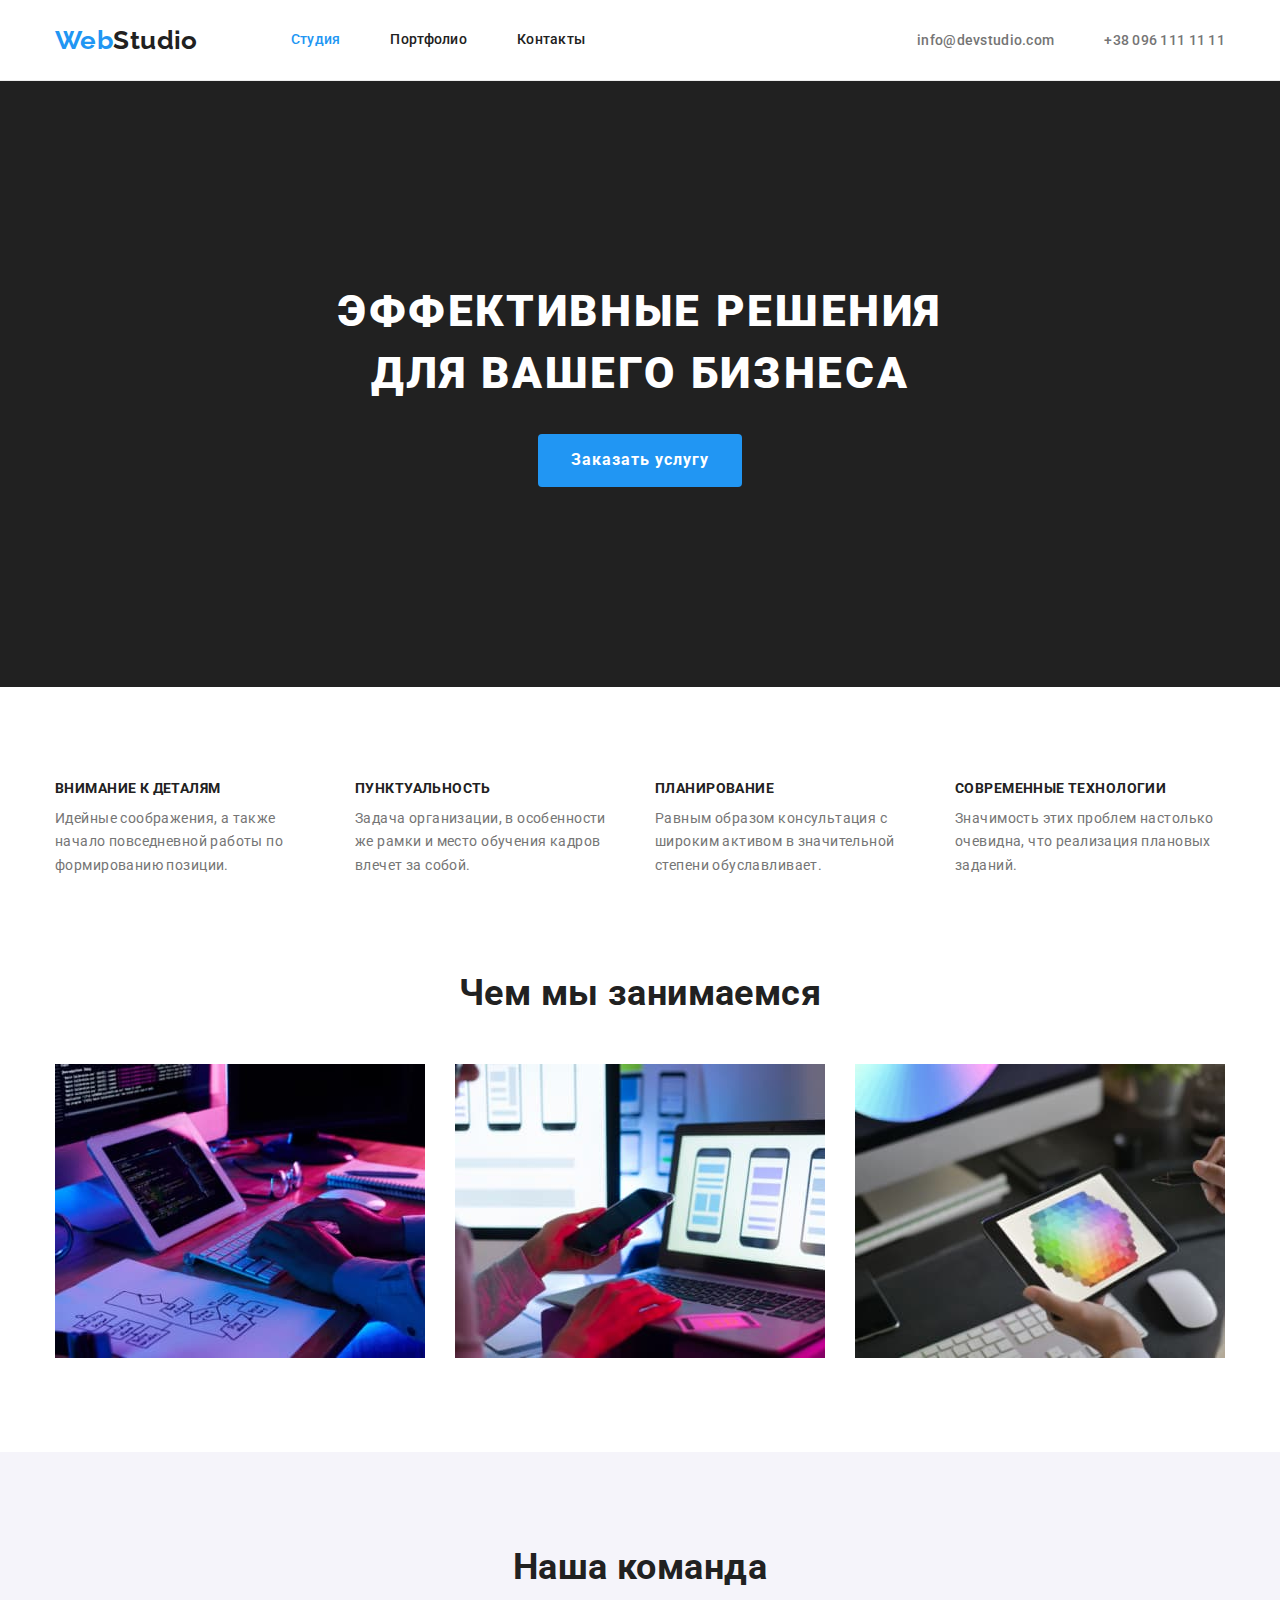
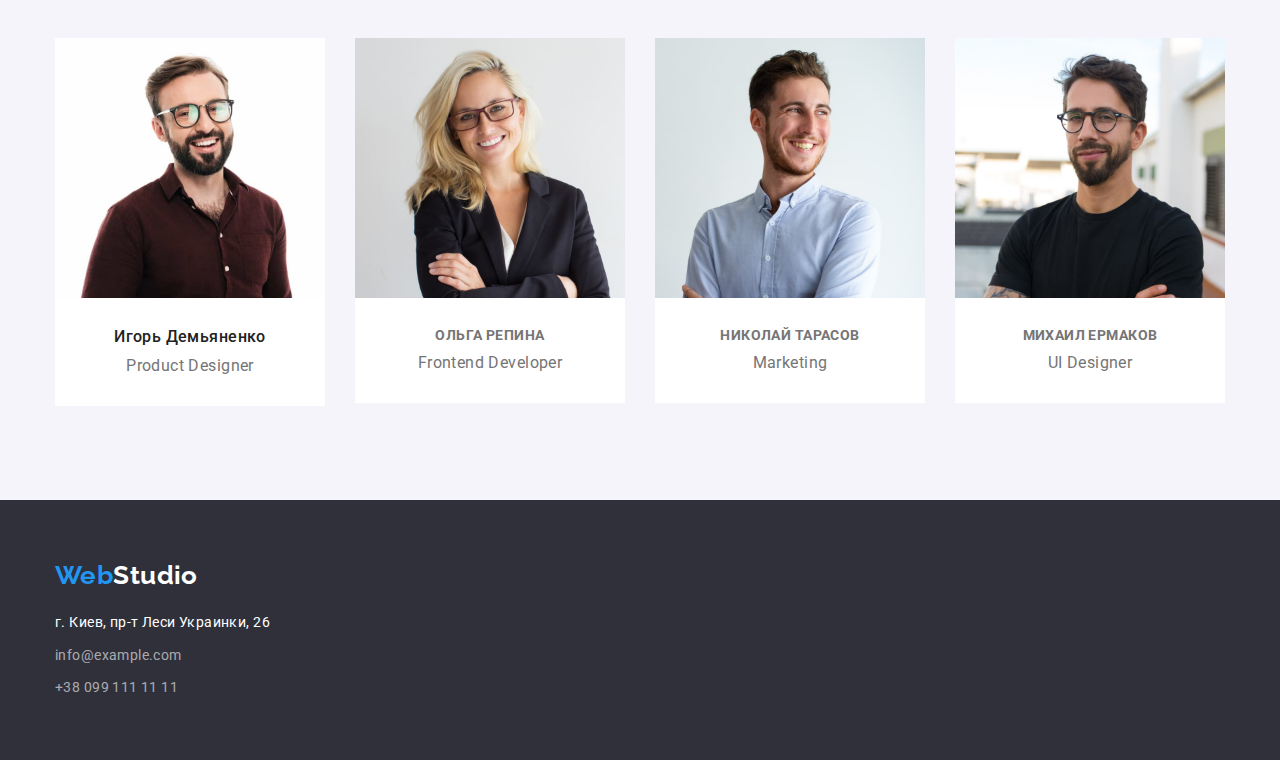
<file: index.html>
<!DOCTYPE html>
<html lang="ru">
  <head>
    <meta charset="UTF-8" />
    <meta http-equiv="X-UA-Compatible" content="IE=edge" />
    <meta name="viewport" content="width=device-width, initial-scale=1.0" />
    <title>WebStudio</title>
    <link
      href="https://fonts.googleapis.com/css2?family=Raleway:wght@700&family=Roboto:wght@400;500;700;900&display=swap"
      rel="stylesheet"
    />
    <link
      rel="stylesheet"
      href="https://cdnjs.cloudflare.com/ajax/libs/modern-normalize/1.1.0/modern-normalize.min.css"
    />
    <link rel="stylesheet" href="./css/styless.css" />
  </head>
  <body>
    <header class="page-header">
      <div class="container main-nav">
        <nav>
          <a href="./index.html" class="logo link">Web<span class="logo-black">Studio</span> </a>
          <ul class="site-nav list">
            <li class="item"><a href="./index.html" class="link current">Студия</a></li>
            <li class="item"><a href="./portfolio.html" class="link">Портфолио</a></li>
            <li class="item"><a href="" class="link">Контакты</a></li>
          </ul>
        </nav>
        <ul class="auth-nav list main-address">
          <li class="item">
            <a href="mailto:https://info@devstudio.com" class="link">info@devstudio.com</a>
          </li>
          <li class="item"><a href="tel:+380961111111" class="link">+38 096 111 11 11</a></li>
        </ul>
      </div>
    </header>
    <main>
      <section class="section-hero">
        <div class="container">
          <h1 class="hero">Эффективные решения для вашего бизнеса</h1>
          <button type="button" class="button prymery">Заказать услугу</button>
        </div>
      </section>
      <section class="section">
        <div class="container">
          <h2 hidden class="section-tittle">Наши преимущества</h2>

          <ul class="feature list">
            <li class="item">
              <h3 class="tittle">Внимание к деталям</h3>
              <p class="text">
                Идейные соображения, а также начало повседневной работы по формированию позиции.
              </p>
            </li>
            <li class="item">
              <h3 class="tittle">Пунктуальность</h3>
              <p class="text">
                Задача организации, в особенности же рамки и место обучения кадров влечет за собой.
              </p>
            </li>
            <li class="item">
              <h3 class="tittle">Планирование</h3>
              <p class="text">
                Равным образом консультация с широким активом в значительной степени обуславливает.
              </p>
            </li>
            <li class="item">
              <h3 class="tittle">Современные технологии</h3>
              <p class="text">
                Значимость этих проблем настолько очевидна, что реализация плановых заданий.
              </p>
            </li>
          </ul>
        </div>
      </section>
      <section class="section">
        <div class="container">
          <h2 class="section-tittle">Чем мы занимаемся</h2>
          <ul class="studio list">
            <li class="items">
              <img src="./images/logo1.jpg" alt="разметка веб-страници" width="370" />
            </li>
            <li class="items"><img src="./images/logo2.jpg" alt="стилизация" width="370" /></li>
            <li class="items"><img src="./images/logo3.jpg" alt="дизайн" width="370" /></li>
          </ul>
        </div>
      </section>
      <section class="section-comand">
        <div class="container">
          <h2 class="section-tittle">Наша команда</h2>

          <ul class="cards list">
            <li class="command">
              <img
                src="./images/prdes.jpg"
                alt="улыбающийся бородатый мужчина в очках"
                width="270"
              />
              <div class="card-contents">
                <h3 class="tittle-command">Игорь Демьяненко</h3>
                <p class="text-studio">Product Designer</p>
              </div>
            </li>
            <li class="command">
              <img src="./images/frdev.jpg" alt="улыбающаяся девушка в очках" width="270" />
              <div class="card-contents">
                <h3 class="tittle">Ольга Репина</h3>
                <p class="text-studio">Frontend Developer</p>
              </div>
            </li>
            <li class="command">
              <img src="./images/marc.jpg" alt="улыбающийся парень" width="270" />
              <div class="card-contents">
                <h3 class="tittle">Николай Тарасов</h3>
                <p class="text-studio">Marketing</p>
              </div>
            </li>
            <li class="command">
              <img src="./images/ui.jpg" alt="улыбающийся парень в очках" width="270" />
              <div class="card-contents">
                <h3 class="tittle">Михаил Ермаков</h3>
                <p class="text-studio">UI Designer</p>
              </div>
            </li>
          </ul>
        </div>
      </section>
    </main>
    <footer class="footer">
      <div class="container">
        <a href="./index.html" class="logo link">Web<span class="logo-white">Studio</span> </a>
        <address>
          <p class="foot">г. Киев, пр-т Леси Украинки, 26</p>

          <ul class="address list">
            <li class="address">
              <a href="mailto:info@example.com" class="address-link">info@example.com</a>
            </li>
            <li class="address">
              <a href="tel:+380961111111" class="address-link">+38 099 111 11 11</a>
            </li>
          </ul>
        </address>
      </div>
    </footer>
  </body>
</html>
</file>
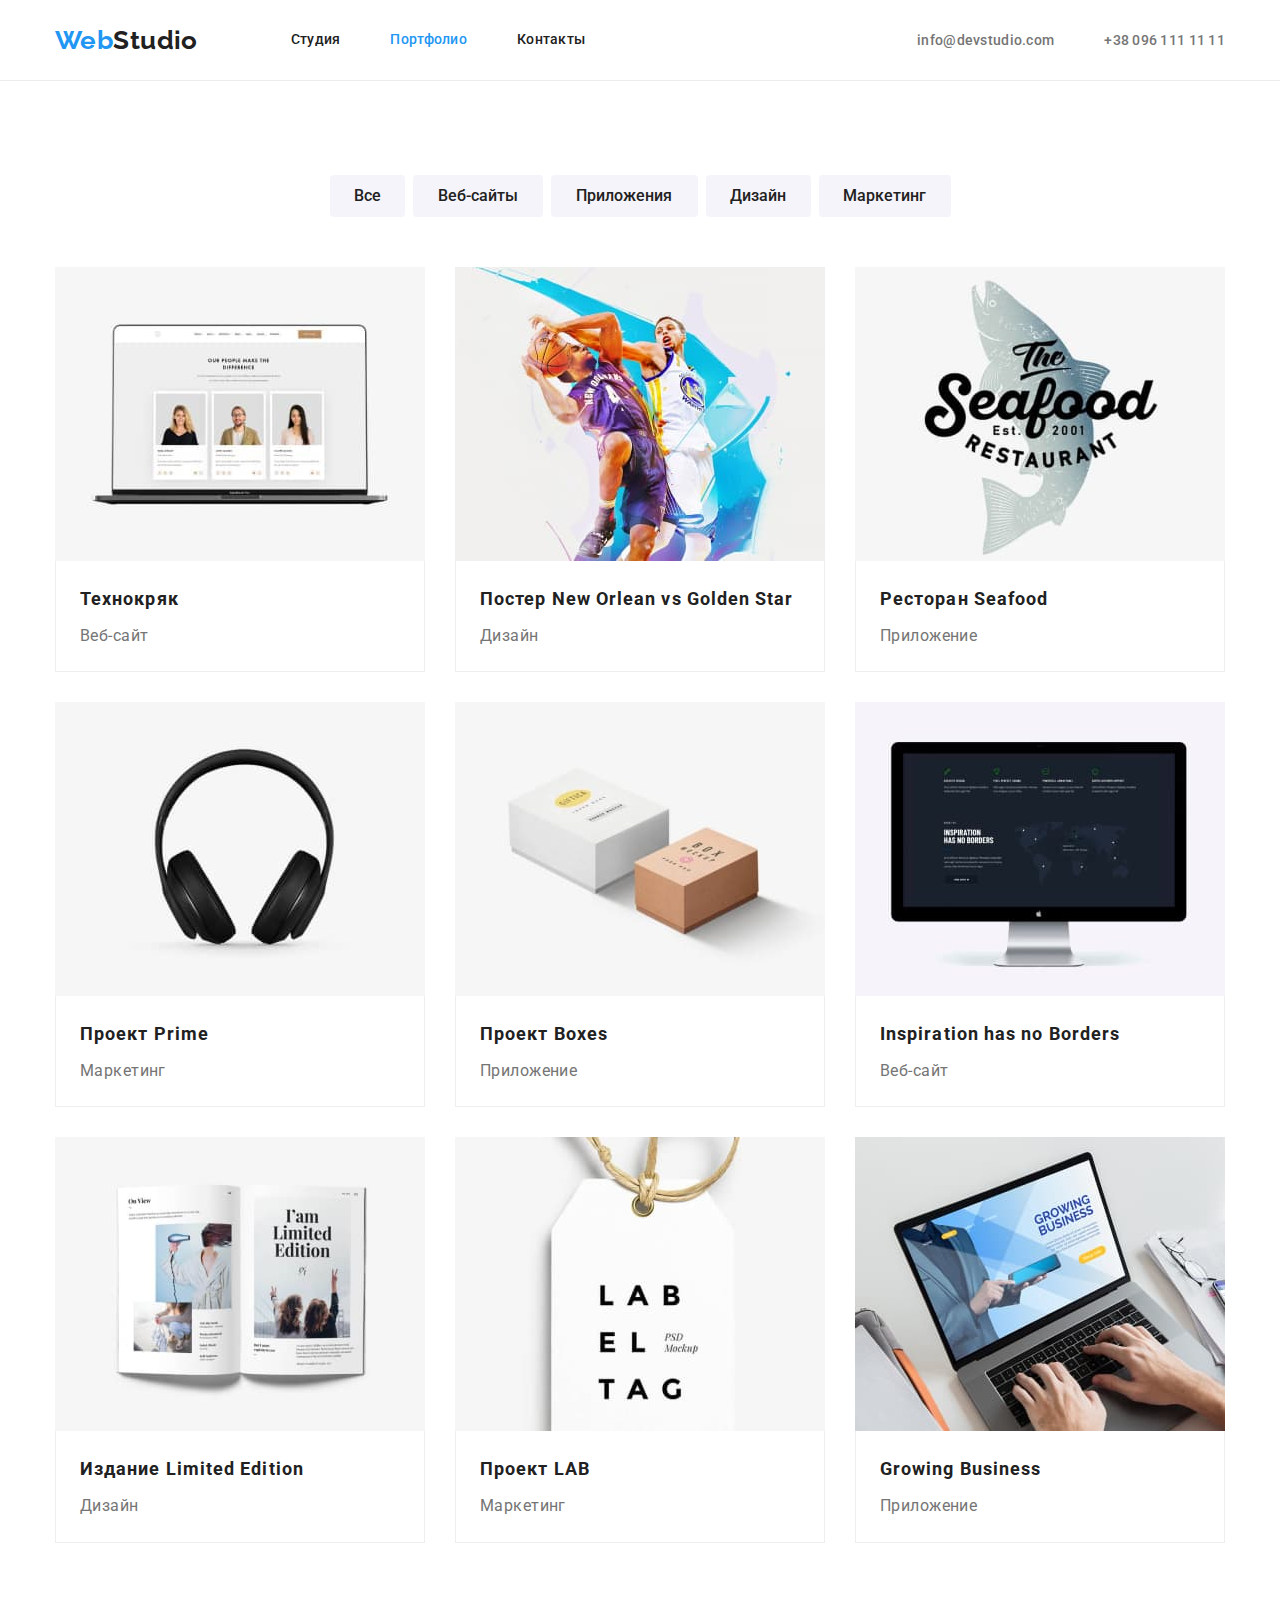
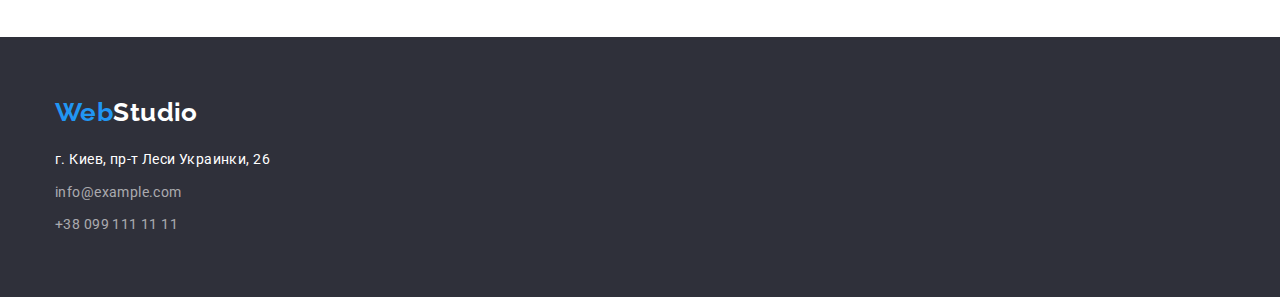
<file: portfolio.html>
<!DOCTYPE html>
<html lang="ru">
  <head>
    <meta charset="UTF-8" />
    <meta http-equiv="X-UA-Compatible" content="IE=edge" />
    <meta name="viewport" content="width=device-width, initial-scale=1.0" />
    <title>Портфолио</title>
    <link
      href="https://fonts.googleapis.com/css2?family=Raleway:wght@700&family=Roboto:wght@400;500;700;900&display=swap"
      rel="stylesheet"
    />
    <link
      rel="stylesheet"
      href="https://cdnjs.cloudflare.com/ajax/libs/modern-normalize/1.1.0/modern-normalize.min.css"
    />
    <link rel="stylesheet" href="./css/styless.css" />
  </head>
  <body>
    <header class="page-header">
      <div class="container main-nav">
        <nav>
          <a href="./index.html" class="logo link">Web<span class="logo-black">Studio</span> </a>
          <ul class="site-nav list">
            <li class="item"><a href="./index.html" class="link">Студия</a></li>
            <li class="item"><a href="./portfolio.html" class="link current">Портфолио</a></li>
            <li class="item"><a href="" class="link">Контакты</a></li>
          </ul>
        </nav>
        <ul class="auth-nav list main-address">
          <li class="item">
            <a href="mailto:https://info@devstudio.com" class="link">info@devstudio.com</a>
          </li>
          <li class="item"><a href="tel:+380961111111" class="link">+38 096 111 11 11</a></li>
        </ul>
      </div>
    </header>
    <main>
      <section class="section-portfolio">
        <div class="container">
          <h1 hidden class="section-tittle">Примеры работ</h1>
          <ul class="portfol list">
            <li class="button"><button type="button" class="button secondary one">Все</button></li>
            <li class="button">
              <button type="button" class="button secondary two">Веб-сайты</button>
            </li>
            <li class="button">
              <button type="button" class="button secondary three">Приложения</button>
            </li>
            <li class="button">
              <button type="button" class="button secondary four">Дизайн</button>
            </li>
            <li class="button">
              <button type="button" class="button secondary five">Маркетинг</button>
            </li>
          </ul>
        

        <ul class="examples list">
          <li class="items">
            <a href="" class="link">
              <img src="./images/vebsite.jpg" alt="веб-сайт" width="370" />
              <div class="card-content">
                <h2 class="tittle-portfol">Технокряк</h2>
                <p class="text-portfol">Веб-сайт</p>
              </div>
            </a>
          </li>
          <li class="items">
            <a href="" class="link">
              <img src="./images/desing.jpg" alt="дизайн" width="370" />
              <div class="card-content">
                <h2 class="tittle-portfol">Постер New Orlean vs Golden Star</h2>
                <p class="text-portfol">Дизайн</p>
              </div>
            </a>
          </li>
          <li class="items">
            <a href="" class="link">
              <img src="./images/app.jpg" alt="логотип сети рыбных ресторанов" width="370" />
              <div class="card-content">
                <h2 class="tittle-portfol">Ресторан Seafood</h2>
                <p class="text-portfol">Приложение</p>
              </div>
            </a>
          </li>
          <li class="items">
            <a href="" class="link">
              <img src="./images/mrc.jpg" alt="наушники" width="370" />
              <div class="card-content">
                <h2 class="tittle-portfol">Проект Prime</h2>
                <p class="text-portfol">Маркетинг</p>
              </div>
            </a>
          </li>
          <li class="items">
            <a href="" class="link">
              <img src="./images/app1.jpg" alt="коробочки" width="370" />
              <div class="card-content">
                <h2 class="tittle-portfol">Проект Boxes</h2>
                <p class="text-portfol">Приложение</p>
              </div>
            </a>
          </li>
          <li class="items">
            <a href="" class="link">
              <img src="./images/vebsait.jpg" alt="компьютер" width="370" />
              <div class="card-content">
                <h2 class="tittle-portfol">Inspiration has no Borders</h2>
                <p class="text-portfol">Веб-сайт</p>
              </div>
            </a>
          </li>
          <li class="items">
            <a href="" class="link">
              <img src="./images/des.jpg" alt="пост в журнале" width="370" />
              <div class="card-content">
                <h2 class="tittle-portfol">Издание Limited Edition</h2>
                <p class="text-portfol">Дизайн</p>
              </div>
            </a>
          </li>
          <li class="items">
            <a href="" class="link">
              <img src="./images/lab.jpg" alt="логотип LAB EL TAG " width="370" />
              <div class="card-content">
                <h2 class="tittle-portfol">Проект LAB</h2>
                <p class="text-portfol">Маркетинг</p>
              </div>
            </a>
          </li>
          <li class="items">
            <a href="" class="link">
              <img src="./images/gro.jpg" alt="ноутбук" width="370" />
              <div class="card-content">
                <h2 class="tittle-portfol">Growing Business</h2>
                <p class="text-portfol">Приложение</p>
              </div>
            </a>
          </li>
        </ul>
      </section>
    </main>
    <footer class="footer">
      <div class="container">
        <a href="./index.html" class="logo link">Web<span class="logo-white">Studio</span> </a>
        <address>
          <p class="foot">г. Киев, пр-т Леси Украинки, 26</p>
            <ul class="address list">
            <li class="address"><a href="mailto:info@example.com" class="address-link">info@example.com</a></li>
            <li class="address"><a href="tel:+380961111111" class="address-link">+38 099 111 11 11</a></li>
          </ul>
        </address>
      </div>
    </footer>
  </body>
</html>
</file>
<file: css/styless.css>
:root {
  --prymery-text-color: #212121;
  --tittle-text-color: #757575;
  --accent-color: rgba(33, 150, 243, 1);
  --prymery-bgc: #ffffff;
  --accent-footer-bgc: #2f303a;
  --logo-color: #2196f3;
  --white-color: #ffffff;
  --black-color: #212121;
  --button-bgc: #f5f4fa;
  --footer-address-color: rgba(255, 255, 255, 0.6);
  --page-header-border-color: rgba(236, 236, 236, 1);
  --examples-items-gap: 30px;
  --border-card-content: rgba(238, 238, 238, 1);
}

body {
  background-color: var(--prymery-bgc);
  color: var(--tittle-text-color);

  font-family: Roboto, sans-serif;
  letter-spacing: 0.03em;
  font-size: 14px;
}

/* СПИСКИ */
.list {
  padding: 0;
  margin: 0;
  list-style: none;
}

.visually-hidden {
  position: absolute;
  width: 1px;
  height: 1px;
  margin: -1px;
  border: 0;
  padding: 0;
  white-space: nowrap;
  clip-path: inset(100%);
  clip: rect(0 0 0 0);
  overflow: hidden;
}


/* heder */

.page-header {
border-bottom: 1px solid var(--page-header-border-color);
}

.main-nav,
nav,
.main-address {
  display: flex;
  align-items: center;
}

/* LOGO */

.logo {
  color: var(--logo-color);

  font-family: Raleway, sans-serif;
  font-weight: 700;
  font-size: 26px;
  line-height: 1.19;
}
.logo.link:hover .link {
  text-decoration: none;
}
.logo-white {
  color: var(--white-color);
}
.logo-black {
  color: var(--black-color);
}


/* SITE-NAV */

.site-nav {
  display: flex;
  margin-left: 93px;
}

.site-nav > .item:not(:last-child){
  margin-right: 50px;
}

.site-nav .link {
  display: block;
  padding-top: 32px;
  padding-bottom: 32px;

  color: var(--prymery-text-color);

  font-weight: 500;
  line-height: 1.14;
  letter-spacing: 0.02em;
}
.site-nav .link:hover,
.site-nav .link:focus {
  color: var(--accent-color);
}
.site-nav .link.current {
  color: var(--accent-color);
}
/* AUTH-NAV */

.auth-nav {
  display: flex;
  margin-left: auto;
}

.auth-nav .item + .item {
  margin-left: 50px;
}

.auth-nav .link {
  display: block;
  padding-top: 32px;
  padding-bottom: 32px;
  color: var(--tittle-text-color);

  font-weight: 500;
  font-style: normal;
  line-height: 16px;
  letter-spacing: 0.02em;
}
.auth-nav .link:hover,
.auth-nav .link:focus {
  color: var(--accent-color);
}

/* CONTAINER */

.container {
  margin-left: auto;
  margin-right: auto;
  width: 1200px;
  padding-left: 15px;
  padding-right: 15px;
}

.link {
text-decoration: none;
font-style: normal;
}

/* SECTION-HERO*/

.section-hero {
  background-color: var(--black-color);
  text-align: center;
  padding-bottom: 200px;
  padding-top: 200px;
  
}
.hero { 
  margin: auto;
  margin-bottom: 30px;

color: var(--white-color);

width: 696px;
  font-weight: 900;
  font-size: 44px;
  line-height: 1.4;
  letter-spacing: 0.06em;
  text-transform: uppercase;
  text-align: center;
}

/* SECTION*/

.section {
  padding-bottom: 94px;
  padding-top: 94px;
}
.section:nth-child(3) {
  padding-top: 0;
}
/* секция НАШИ ПРЕИМУЩЕСТВА */

.feature > .item {
  width: 270px;
}
.section-tittle {
  margin-top: 0;
  margin-bottom: 50px;
  padding-top: 0;

  color: var(--prymery-text-color);

  font-weight: 700;
  font-size: 36px;
  line-height: 1.17;
  text-align: center;
}

/* СПИСОК ПРЕИМУЩЕСТВ (СЕТКА ФЛЕКС) */

.feature {
  display: flex;
  align-items: center;
}
.feature .item + .item {
margin-left: 30px;
}
.feature .tittle {
  color: var(--prymery-text-color);
}
.tittle {
  margin-top: 0;
  margin-bottom: 10px;

  font-weight: 700;
  font-size: 14px;
  line-height: 1.14;
  text-transform: uppercase;
}
.text {
  margin-top: 0;
  margin-bottom: 0;

  line-height: 1.7;
}
/* СПИСОК ЧЕМ МЫ ЗАНИМАЕМСЯ (ФЛЕКС) */

.studio {
  display: flex;
 flex-wrap: wrap;
 /* justify-content: space-between; */
}
.studio > .items {
  width: calc((100% - 60px) / 3);
  margin-right: 30px;
 /* width: 370px;
 margin-right: 30px; */
}

.studio > .items:nth-child(3n) {
  margin-right: 0;
}

/* СЕКЦИЯ НАША КОМАНДА */

.section-comand {
  background: #F5F4FA;
  padding-top: 94px;
  padding-bottom: 94px;
}

.tittle-command {
  margin-top: 0;
  margin-bottom: 10px;

  color: var(--prymery-text-color);

  font-weight: 500;
  font-size: 16px;
  line-height: 1.18;
}
.text-studio {
  margin-top: 0;
  margin-bottom: 0;

  color: var(--tittle-text-color);
  font-size: 16px;
  line-height: 1.18;
}
.cards {
  display: flex;
  flex-wrap: wrap;
 /* justify-content: space-between; */
}
.card-contents {
  text-align: center;
  padding-top: 30px;
  padding-bottom: 30px;

background-color: var(--white-color);
}
.cards>.command {
  width: calc((100% - 90px) / 4);
  margin-right: 30px;
  /* margin-right: 30px;
  width: 270px; */
}
.cards > .command:nth-child(4n) {
   margin-right: 0; 
}

/* СЕКЦИЯ МЕЙН ПОРТФОЛИО */

.section-portfolio {
  padding-top: 94px;
  padding-bottom: 94px;
}
.portfol {
  display: flex;
  align-items: center;
  justify-content: center;
  margin-left: auto;
  margin-right: auto;
  margin-bottom: 50px;
}
.tittle-portfol {
  margin-top: 0;
  margin-bottom: 4px;

  color: var(--prymery-text-color);

  font-weight: 700;
  font-size: 18px;
  line-height: 2;
  letter-spacing: 0.06em; 
}
.text-portfol {
  margin-top: 0;
margin-bottom: 0;
  color: var(--tittle-text-color);

  font-weight: 400;
  font-size: 16px;
  line-height: 1.9;
}
.portfol .button+.button {
  margin-left: 8px;
}

/* examples portfolio  (СЕТКА ФЛЕКС) */

.examples {
  display: flex;
  flex-wrap: wrap;
  
}
.examples > .items {
  width: 370px;
  margin-right: 30px;
  margin-bottom: 30px;
}
.items:nth-child(3n) {
  margin-right: 0;
}
.items:nth-last-child(-n + 3) {
  margin-bottom: 0;
}
.card-content {
  padding-top: 20px;
  padding-bottom: 20px;
  padding-left: 24px;
  padding-right: 24px;
border-right: 1px solid var(--border-card-content);
border-left: 1px solid var(--border-card-content);
border-bottom: 1px solid var(--border-card-content);
}

/* IMG */

img {
  display: block;
  min-width: 100%;
  height: auto;
}

/* ФУТЕР */

.footer {
  display: flex;
  flex-direction: column;
  padding-top: 60px;
  padding-bottom: 60px;

  background-color: var(--accent-footer-bgc);
}

address {
  margin-top: 20px;
}


.foot {
  margin-top: 0;
  margin-bottom: 9px;
  color: var(--white-color);
  
  line-height: 1.7;
  letter-spacing: 0.03em;
  font-style: normal;
}

.address {
  margin-bottom: 9px;
  color: var(--white-color);

  line-height: 1.7;
  letter-spacing: 0.03em;
  font-style: normal;
}
.address:last-child {
  margin-bottom: 0;
}

.address-link {
  color: rgba(255, 255, 255, 0.6);

  font-style: normal;
  font-size: 14px;
  line-height: 1.7;
  letter-spacing: 0.03em;
}

a {
  text-decoration: none;
}

.list .link:hover,
.list .link:focus {
  color: var(--accent-color);
}

/* Button */

.button {
  display: inline-block;
  border: 1px solid transparent;
  border-radius: 4px;

  color: var(--black-color);
  background-color: var(--button-bgc);

  cursor: pointer;

  font-family: inherit;
}

.button.prymery {
  padding: 10px 32px;
  min-width: 200px;

  color: var(--white-color);
  background-color: var(--accent-color);

  font-weight: 700;
  font-size: 16px;
  line-height: 1.9;
  letter-spacing: 0.06em;
  text-align: center;
}

.button.secondary {
  padding: 6px 22px;

  font-weight: 500;
  font-size: 16px;
  line-height: 1.6;
  text-align: center;
}

.button.secondary:hover,
.button.secondary:focus {
  color: var(--white-color);
  background-color: var(--accent-color);
}

.button.secondary.one {
  min-width: 73px;
  
}
.button.secondary.two {
  min-width: 128px;
}
.button.secondary.three {
  min-width: 145px;
}
.button.secondary.four {
  min-width: 103px;
}
.button.secondary.five {
  min-width: 130px;
}
</file>
